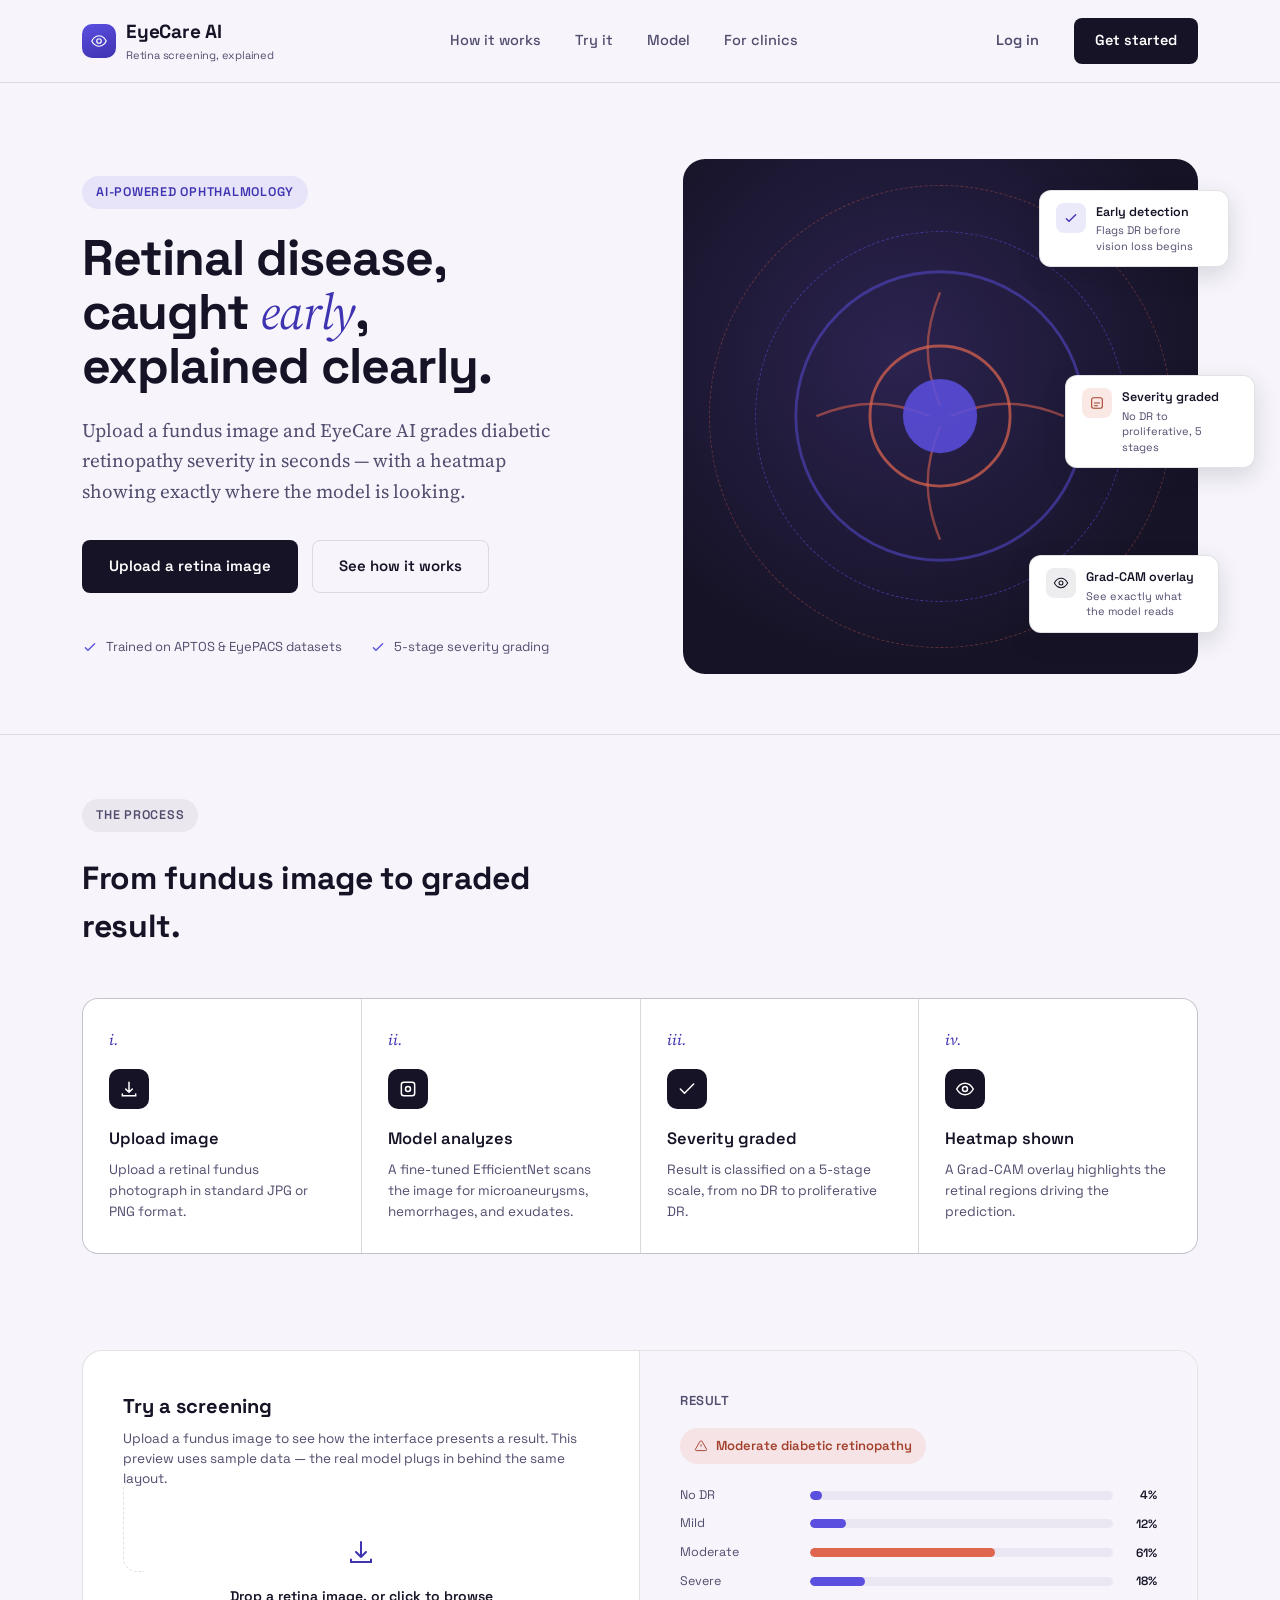
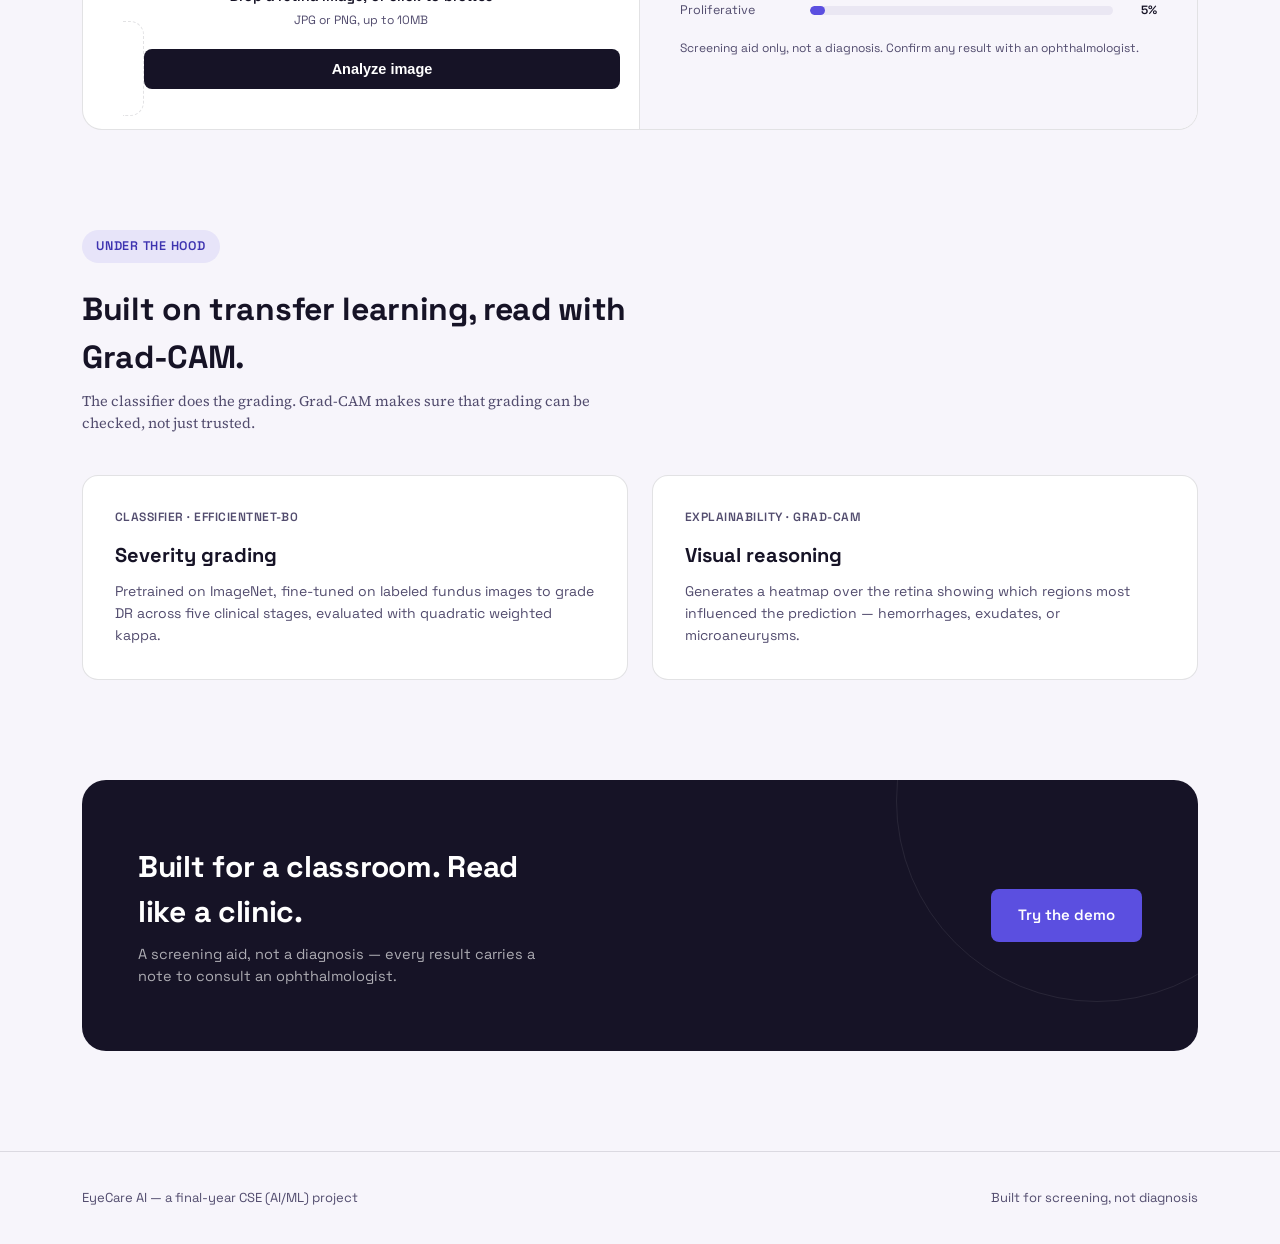
<file: eyecare (1).html>
<!DOCTYPE html>
<html lang="en">
<head>
<meta charset="UTF-8">
<meta name="viewport" content="width=device-width, initial-scale=1.0">
<title>EyeCare AI — Automated Retina Disease Detection</title>
<link rel="preconnect" href="https://fonts.googleapis.com">
<link href="https://fonts.googleapis.com/css2?family=Space+Grotesk:wght@400;500;600;700&family=Source+Serif+4:ital,opsz,wght@0,8..60,400;0,8..60,500;1,8..60,400&display=swap" rel="stylesheet">
<style>
  :root{
    --ink:#161326;
    --ink-soft:#524C6E;
    --paper:#F7F5FB;
    --card:#FFFFFF;
    --violet:#5B4FE0;
    --violet-deep:#3E33B0;
    --coral:#E0654F;
    --line:rgba(22,19,38,0.12);
  }
  *{box-sizing:border-box; margin:0; padding:0;}
  html{scroll-behavior:smooth;}
  body{font-family:'Space Grotesk', sans-serif; background:var(--paper); color:var(--ink); line-height:1.5; -webkit-font-smoothing:antialiased;}
  a{color:inherit; text-decoration:none;}
  img{max-width:100%; display:block;}
  .wrap{max-width:1180px; margin:0 auto; padding:0 32px;}

  header{position:sticky; top:0; z-index:50; background:rgba(247,245,251,0.9); backdrop-filter:blur(10px); border-bottom:1px solid var(--line);}
  nav{display:flex; align-items:center; justify-content:space-between; padding:18px 0;}
  .brand{display:flex; align-items:center; gap:10px; font-weight:700; font-size:19px; letter-spacing:-0.01em;}
  .brand-mark{width:34px; height:34px; border-radius:10px; background:linear-gradient(160deg, var(--violet), var(--violet-deep)); display:flex; align-items:center; justify-content:center;}
  .brand-mark svg{width:18px; height:18px;}
  .brand small{display:block; font-size:11px; font-weight:400; color:var(--ink-soft);}
  .navlinks{display:flex; gap:34px; font-size:14.5px; font-weight:500; color:var(--ink-soft);}
  .navlinks a:hover{color:var(--ink);}
  .navcta{display:flex; align-items:center; gap:14px;}
  .btn{display:inline-flex; align-items:center; gap:8px; padding:11px 20px; border-radius:8px; font-size:14.5px; font-weight:600; border:1px solid transparent; cursor:pointer;}
  .btn-primary{background:var(--ink); color:#fff;}
  .btn-primary:hover{background:#2a2440;}
  .btn-ghost{color:var(--ink-soft);}
  .btn-outline{border-color:var(--line); color:var(--ink);}
  .btn-outline:hover{border-color:var(--ink-soft);}
  .btn-lg{padding:14px 26px; font-size:15px;}

  .hero{padding:76px 0 60px;}
  .hero-grid{display:grid; grid-template-columns:1.05fr 1fr; gap:60px; align-items:center;}
  .eyebrow{display:inline-flex; align-items:center; gap:8px; font-size:12.5px; font-weight:600; letter-spacing:0.06em; text-transform:uppercase; color:var(--violet-deep); background:rgba(91,79,224,0.1); padding:7px 14px; border-radius:100px; margin-bottom:22px;}
  h1{font-size:50px; line-height:1.08; letter-spacing:-0.02em; font-weight:700; margin-bottom:22px;}
  h1 em{font-style:italic; font-family:'Source Serif 4', serif; font-weight:400; color:var(--violet-deep);}
  .hero p.lede{font-family:'Source Serif 4', serif; font-size:19px; color:var(--ink-soft); max-width:480px; margin-bottom:34px; line-height:1.6;}
  .hero-actions{display:flex; gap:14px; margin-bottom:44px;}
  .trust-row{display:flex; gap:28px; font-size:13px; color:var(--ink-soft); flex-wrap:wrap;}
  .trust-row div{display:flex; align-items:center; gap:8px;}
  .trust-row svg{width:16px; height:16px; color:var(--violet);}

  .hero-visual{position:relative;}
  .scan-frame{position:relative; border-radius:22px; overflow:hidden; aspect-ratio:1/1; background:radial-gradient(circle at 42% 38%, #2c2350, #161326 72%); display:flex; align-items:center; justify-content:center;}
  .scan-frame svg{width:80%; height:80%;}
  .scan-ring{position:absolute; inset:0; border-radius:50%; margin:auto; width:72%; height:72%; border:1px dashed rgba(91,79,224,0.55); animation:spin 18s linear infinite;}
  .scan-ring.r2{width:90%; height:90%; border-color:rgba(224,101,79,0.35); animation-duration:26s; animation-direction:reverse;}
  @keyframes spin{from{transform:rotate(0)} to{transform:rotate(360deg)}}
  .float-card{position:absolute; background:var(--card); border-radius:12px; padding:12px 16px; box-shadow:0 8px 24px rgba(22,19,38,0.14); display:flex; gap:10px; align-items:flex-start; width:190px; border:1px solid var(--line);}
  .float-card .ic{width:30px; height:30px; border-radius:8px; flex-shrink:0; display:flex; align-items:center; justify-content:center;}
  .float-card .ic svg{width:16px; height:16px;}
  .float-card .t{font-size:12.5px; font-weight:600; margin-bottom:2px;}
  .float-card .s{font-size:11px; color:var(--ink-soft); line-height:1.4;}
  .fc1{top:6%; right:-6%;} .fc1 .ic{background:rgba(91,79,224,0.12); color:var(--violet-deep);}
  .fc2{top:42%; right:-11%;} .fc2 .ic{background:rgba(224,101,79,0.15); color:#a3402c;}
  .fc3{bottom:8%; right:-4%;} .fc3 .ic{background:rgba(22,19,38,0.08); color:var(--ink);}

  .steps{padding:64px 0 96px; border-top:1px solid var(--line); scroll-margin-top:90px;}
  .demo{scroll-margin-top:90px;}
  .models{scroll-margin-top:90px;}
  .steps-head{max-width:520px; margin-bottom:48px;}
  .steps-head .eyebrow{background:rgba(22,19,38,0.06); color:var(--ink-soft);}
  .steps-head h2{font-size:32px; letter-spacing:-0.01em; font-weight:700;}
  .steps-grid{display:grid; grid-template-columns:repeat(4,1fr); gap:1px; background:var(--line); border:1px solid var(--line); border-radius:16px; overflow:hidden;}
  .step{background:var(--card); padding:30px 26px;}
  .step-num{font-family:'Source Serif 4', serif; font-style:italic; font-size:15px; color:var(--violet-deep); margin-bottom:18px; display:block;}
  .step-ic{width:40px; height:40px; border-radius:10px; background:var(--ink); display:flex; align-items:center; justify-content:center; margin-bottom:18px;}
  .step-ic svg{width:20px; height:20px; color:#fff;}
  .step h3{font-size:16.5px; font-weight:600; margin-bottom:8px;}
  .step p{font-size:13.5px; color:var(--ink-soft); line-height:1.55;}

  /* UPLOAD DEMO */
  .demo{padding:0 0 100px;}
  .demo-card{background:var(--card); border:1px solid var(--line); border-radius:20px; padding:0; display:grid; grid-template-columns:1fr 1fr; overflow:hidden;}
  .demo-left{padding:40px; border-right:1px solid var(--line);}
  .demo-left h3{font-size:20px; font-weight:700; margin-bottom:8px;}
  .demo-left p{font-size:13.5px; color:var(--ink-soft); margin-bottom:24px;}
  .dropzone{border:1.5px dashed var(--line); border-radius:14px; padding:36px 20px; text-align:center; cursor:pointer; transition:border-color .15s;}
  .dropzone:hover{border-color:var(--violet);}
  .dropzone svg{width:30px; height:30px; color:var(--violet-deep); margin:0 auto 12px;}
  .dropzone .dz-t{font-size:14px; font-weight:600; margin-bottom:4px;}
  .dropzone .dz-s{font-size:12px; color:var(--ink-soft);}
  #fileInput{display:none;}
  .demo-left .btn{width:100%; justify-content:center; margin-top:20px;}
  .demo-right{padding:40px; background:var(--paper);}
  .demo-right h4{font-size:13px; font-weight:600; text-transform:uppercase; letter-spacing:0.04em; color:var(--ink-soft); margin-bottom:18px;}
  .severity-row{display:flex; align-items:center; gap:10px; margin-bottom:10px;}
  .severity-row span:first-child{font-size:12.5px; width:120px; flex-shrink:0; color:var(--ink-soft);}
  .sev-track{flex:1; height:9px; background:#EAE7F3; border-radius:6px; overflow:hidden;}
  .sev-fill{height:100%; border-radius:6px; background:var(--violet);}
  .severity-row span:last-child{font-size:12px; font-weight:600; width:34px; text-align:right;}
  .result-badge{display:inline-flex; align-items:center; gap:8px; background:rgba(224,101,79,0.12); color:#a3402c; padding:8px 14px; border-radius:100px; font-size:13px; font-weight:600; margin-bottom:22px;}
  .result-badge svg{width:14px; height:14px;}
  .preview-note{font-size:12px; color:var(--ink-soft); margin-top:20px; line-height:1.6;}

  .models{padding:0 0 100px;}
  .models-head{max-width:560px; margin-bottom:40px;}
  .models-head h2{font-size:32px; font-weight:700; letter-spacing:-0.01em; margin-bottom:10px;}
  .models-head p{font-size:14.5px; color:var(--ink-soft); font-family:'Source Serif 4', serif;}
  .grad-grid{display:grid; grid-template-columns:1fr 1fr; gap:24px;}
  .grad-card{background:var(--card); border:1px solid var(--line); border-radius:16px; padding:32px;}
  .grad-card .model-tag{font-size:12px; font-weight:600; letter-spacing:0.04em; text-transform:uppercase; color:var(--ink-soft); margin-bottom:14px;}
  .grad-card h3{font-size:20px; font-weight:700; margin-bottom:10px;}
  .grad-card p{font-size:14px; color:var(--ink-soft); line-height:1.6;}

  .cta{padding:0 0 100px;}
  .cta-box{background:var(--ink); border-radius:24px; padding:64px 56px; display:flex; align-items:center; justify-content:space-between; gap:40px; position:relative; overflow:hidden;}
  .cta-box::before{content:''; position:absolute; width:400px; height:400px; border-radius:50%; border:1px solid rgba(255,255,255,0.08); top:-180px; right:-100px;}
  .cta-box h2{color:#fff; font-size:30px; font-weight:700; letter-spacing:-0.01em; max-width:420px; margin-bottom:10px;}
  .cta-box p{color:rgba(255,255,255,0.65); font-size:14.5px; max-width:400px;}

  footer{border-top:1px solid var(--line); padding:36px 0; font-size:13px; color:var(--ink-soft);}
  footer .wrap{display:flex; justify-content:space-between;}

  @media (max-width:860px){
    .hero-grid{grid-template-columns:1fr;} .hero-visual{display:none;}
    h1{font-size:36px;}
    .steps-grid{grid-template-columns:1fr 1fr;}
    .grad-grid{grid-template-columns:1fr;}
    .demo-card{grid-template-columns:1fr;} .demo-left{border-right:none; border-bottom:1px solid var(--line);}
    .cta-box{flex-direction:column; text-align:center; padding:44px 28px;}
    .navlinks{display:none;}
  }
</style>
</head>
<body>

<header>
  <div class="wrap">
    <nav>
      <div class="brand">
        <div class="brand-mark">
          <svg viewBox="0 0 24 24" fill="none"><path d="M12 5c-5 0-8.5 4.2-9.5 7 1 2.8 4.5 7 9.5 7s8.5-4.2 9.5-7c-1-2.8-4.5-7-9.5-7z" stroke="#fff" stroke-width="1.6"/><circle cx="12" cy="12" r="3" stroke="#fff" stroke-width="1.6"/></svg>
        </div>
        <div>EyeCare AI<small>Retina screening, explained</small></div>
      </div>
      <div class="navlinks">
        <a href="#steps">How it works</a>
        <a href="#demo">Try it</a>
        <a href="#models">Model</a>
        <a href="#">For clinics</a>
      </div>
      <div class="navcta">
        <a href="#" class="btn btn-ghost">Log in</a>
        <a href="#demo" class="btn btn-primary">Get started</a>
      </div>
    </nav>
  </div>
</header>

<section class="hero">
  <div class="wrap hero-grid">
    <div>
      <div class="eyebrow">AI-powered ophthalmology</div>
      <h1>Retinal disease,<br>caught <em>early</em>,<br>explained clearly.</h1>
      <p class="lede">Upload a fundus image and EyeCare AI grades diabetic retinopathy severity in seconds — with a heatmap showing exactly where the model is looking.</p>
      <div class="hero-actions">
        <a href="#demo" class="btn btn-primary btn-lg">Upload a retina image</a>
        <a href="#steps" class="btn btn-outline btn-lg">See how it works</a>
      </div>
      <div class="trust-row">
        <div><svg viewBox="0 0 24 24" fill="none"><path d="M5 13l4 4L19 7" stroke="currentColor" stroke-width="2" stroke-linecap="round"/></svg>Trained on APTOS &amp; EyePACS datasets</div>
        <div><svg viewBox="0 0 24 24" fill="none"><path d="M5 13l4 4L19 7" stroke="currentColor" stroke-width="2" stroke-linecap="round"/></svg>5-stage severity grading</div>
      </div>
    </div>
    <div class="hero-visual">
      <div class="scan-frame">
        <div class="scan-ring"></div>
        <div class="scan-ring r2"></div>
        <svg viewBox="0 0 200 200" fill="none">
          <circle cx="100" cy="100" r="70" stroke="#5B4FE0" stroke-width="1.4" opacity="0.5"/>
          <path d="M100 40c-8 20-8 35 0 55M100 105c-8 20-8 35 0 55M40 100c20-8 35-8 55 0M105 100c20-8 35-8 55 0" stroke="#E0654F" stroke-width="1.2" opacity="0.55"/>
          <circle cx="100" cy="100" r="18" fill="#5B4FE0" opacity="0.85"/>
          <circle cx="100" cy="100" r="34" stroke="#E0654F" stroke-width="1.4" opacity="0.7"/>
        </svg>
      </div>
      <div class="float-card fc1">
        <div class="ic"><svg viewBox="0 0 24 24" fill="none"><path d="M5 13l4 4L19 7" stroke="currentColor" stroke-width="2" stroke-linecap="round"/></svg></div>
        <div><div class="t">Early detection</div><div class="s">Flags DR before vision loss begins</div></div>
      </div>
      <div class="float-card fc2">
        <div class="ic"><svg viewBox="0 0 24 24" fill="none"><rect x="4" y="4" width="16" height="16" rx="3" stroke="currentColor" stroke-width="1.6"/><path d="M8 12h8M8 16h5" stroke="currentColor" stroke-width="1.6" stroke-linecap="round"/></svg></div>
        <div><div class="t">Severity graded</div><div class="s">No DR to proliferative, 5 stages</div></div>
      </div>
      <div class="float-card fc3">
        <div class="ic"><svg viewBox="0 0 24 24" fill="none"><circle cx="12" cy="12" r="3" stroke="currentColor" stroke-width="1.6"/><path d="M2 12s4-7 10-7 10 7 10 7-4 7-10 7-10-7-10-7z" stroke="currentColor" stroke-width="1.6"/></svg></div>
        <div><div class="t">Grad-CAM overlay</div><div class="s">See exactly what the model reads</div></div>
      </div>
    </div>
  </div>
</section>

<section class="steps" id="steps">
  <div class="wrap">
    <div class="steps-head">
      <div class="eyebrow">The process</div>
      <h2>From fundus image to graded result.</h2>
    </div>
    <div class="steps-grid">
      <div class="step">
        <span class="step-num">i.</span>
        <div class="step-ic"><svg viewBox="0 0 24 24" fill="none"><path d="M12 4v12m0 0l-4-4m4 4l4-4" stroke="#fff" stroke-width="1.8" stroke-linecap="round" stroke-linejoin="round"/><path d="M4 18v2h16v-2" stroke="#fff" stroke-width="1.8" stroke-linecap="round"/></svg></div>
        <h3>Upload image</h3>
        <p>Upload a retinal fundus photograph in standard JPG or PNG format.</p>
      </div>
      <div class="step">
        <span class="step-num">ii.</span>
        <div class="step-ic"><svg viewBox="0 0 24 24" fill="none"><rect x="4" y="4" width="16" height="16" rx="3" stroke="#fff" stroke-width="1.8"/><circle cx="12" cy="12" r="3" stroke="#fff" stroke-width="1.8"/></svg></div>
        <h3>Model analyzes</h3>
        <p>A fine-tuned EfficientNet scans the image for microaneurysms, hemorrhages, and exudates.</p>
      </div>
      <div class="step">
        <span class="step-num">iii.</span>
        <div class="step-ic"><svg viewBox="0 0 24 24" fill="none"><path d="M4 12l5 5L20 6" stroke="#fff" stroke-width="1.8" stroke-linecap="round" stroke-linejoin="round"/></svg></div>
        <h3>Severity graded</h3>
        <p>Result is classified on a 5-stage scale, from no DR to proliferative DR.</p>
      </div>
      <div class="step">
        <span class="step-num">iv.</span>
        <div class="step-ic"><svg viewBox="0 0 24 24" fill="none"><circle cx="12" cy="12" r="3" stroke="#fff" stroke-width="1.8"/><path d="M2 12s4-7 10-7 10 7 10 7-4 7-10 7-10-7-10-7z" stroke="#fff" stroke-width="1.8"/></svg></div>
        <h3>Heatmap shown</h3>
        <p>A Grad-CAM overlay highlights the retinal regions driving the prediction.</p>
      </div>
    </div>
  </div>
</section>

<section class="demo" id="demo">
  <div class="wrap">
    <div class="demo-card">
      <div class="demo-left">
        <h3>Try a screening</h3>
        <p>Upload a fundus image to see how the interface presents a result. This preview uses sample data — the real model plugs in behind the same layout.</p>
        <label class="dropzone" for="fileInput" id="dropzone">
          <div id="dzIconWrap">
            <svg viewBox="0 0 24 24" fill="none"><path d="M12 4v12m0 0l-4-4m4 4l4-4" stroke="currentColor" stroke-width="1.6" stroke-linecap="round" stroke-linejoin="round"/><path d="M4 18v2h16v-2" stroke="currentColor" stroke-width="1.6" stroke-linecap="round"/></svg>
          </div>
          <img id="previewImg" style="display:none; max-height:140px; border-radius:10px; margin:0 auto 12px; object-fit:cover;">
          <div class="dz-t" id="dzText">Drop a retina image, or click to browse</div>
          <div class="dz-s" id="dzSub">JPG or PNG, up to 10MB</div>
        </label>
        <input type="file" id="fileInput" accept="image/*">
        <button class="btn btn-primary" id="analyzeBtn">Analyze image</button>
      </div>
      <div class="demo-right">
        <h4>Result</h4>
        <div class="result-badge"><svg viewBox="0 0 24 24" fill="none"><path d="M12 9v4m0 4h.01M10.3 3.9L2.5 17.5a1.6 1.6 0 001.4 2.4h16.2a1.6 1.6 0 001.4-2.4L13.7 3.9a1.6 1.6 0 00-2.8 0z" stroke="currentColor" stroke-width="1.6"/></svg>Moderate diabetic retinopathy</div>
        <div class="severity-row"><span>No DR</span><div class="sev-track"><div class="sev-fill" style="width:4%;"></div></div><span>4%</span></div>
        <div class="severity-row"><span>Mild</span><div class="sev-track"><div class="sev-fill" style="width:12%;"></div></div><span>12%</span></div>
        <div class="severity-row"><span>Moderate</span><div class="sev-track"><div class="sev-fill" style="width:61%; background:#E0654F;"></div></div><span>61%</span></div>
        <div class="severity-row"><span>Severe</span><div class="sev-track"><div class="sev-fill" style="width:18%;"></div></div><span>18%</span></div>
        <div class="severity-row"><span>Proliferative</span><div class="sev-track"><div class="sev-fill" style="width:5%;"></div></div><span>5%</span></div>
        <p class="preview-note">Screening aid only, not a diagnosis. Confirm any result with an ophthalmologist.</p>
      </div>
    </div>
  </div>
</section>

<section class="models" id="models">
  <div class="wrap">
    <div class="models-head">
      <div class="eyebrow">Under the hood</div>
      <h2>Built on transfer learning, read with Grad-CAM.</h2>
      <p>The classifier does the grading. Grad-CAM makes sure that grading can be checked, not just trusted.</p>
    </div>
    <div class="grad-grid">
      <div class="grad-card">
        <div class="model-tag">Classifier · EfficientNet-B0</div>
        <h3>Severity grading</h3>
        <p>Pretrained on ImageNet, fine-tuned on labeled fundus images to grade DR across five clinical stages, evaluated with quadratic weighted kappa.</p>
      </div>
      <div class="grad-card">
        <div class="model-tag">Explainability · Grad-CAM</div>
        <h3>Visual reasoning</h3>
        <p>Generates a heatmap over the retina showing which regions most influenced the prediction — hemorrhages, exudates, or microaneurysms.</p>
      </div>
    </div>
  </div>
</section>

<section class="cta">
  <div class="wrap">
    <div class="cta-box">
      <div>
        <h2>Built for a classroom. Read like a clinic.</h2>
        <p>A screening aid, not a diagnosis — every result carries a note to consult an ophthalmologist.</p>
      </div>
      <div>
        <a href="#demo" class="btn btn-primary btn-lg" style="background:#5B4FE0;">Try the demo</a>
      </div>
    </div>
  </div>
</section>

<footer>
  <div class="wrap">
    <span>EyeCare AI — a final-year CSE (AI/ML) project</span>
    <span>Built for screening, not diagnosis</span>
  </div>
</footer>

<script>
  const fileInput = document.getElementById('fileInput');
  const dzText = document.getElementById('dzText');
  const dzSub = document.getElementById('dzSub');
  const dzIconWrap = document.getElementById('dzIconWrap');
  const previewImg = document.getElementById('previewImg');
  const dropzone = document.getElementById('dropzone');

  function showPreview(file) {
    if (!file || !file.type.startsWith('image/')) return;
    const url = URL.createObjectURL(file);
    previewImg.src = url;
    previewImg.style.display = 'block';
    dzIconWrap.style.display = 'none';
    dzText.textContent = file.name;
    dzSub.textContent = 'Click or drop to replace';
  }

  fileInput.addEventListener('change', () => {
    if (fileInput.files.length > 0) showPreview(fileInput.files[0]);
  });
  dropzone.addEventListener('dragover', (e) => { e.preventDefault(); dropzone.style.borderColor = '#5B4FE0'; });
  dropzone.addEventListener('dragleave', () => { dropzone.style.borderColor = ''; });
  dropzone.addEventListener('drop', (e) => {
    e.preventDefault();
    dropzone.style.borderColor = '';
    if (e.dataTransfer.files.length > 0) {
      fileInput.files = e.dataTransfer.files;
      showPreview(e.dataTransfer.files[0]);
    }
  });

  const analyzeBtn = document.getElementById('analyzeBtn');
  analyzeBtn.addEventListener('click', () => {
    const original = analyzeBtn.textContent;
    analyzeBtn.textContent = 'Analyzing...';
    analyzeBtn.disabled = true;
    setTimeout(() => {
      analyzeBtn.textContent = original;
      analyzeBtn.disabled = false;
      document.querySelector('.demo-right').scrollIntoView({behavior:'smooth', block:'center'});
    }, 900);
  });
</script>

</body>
</html>
</file>
